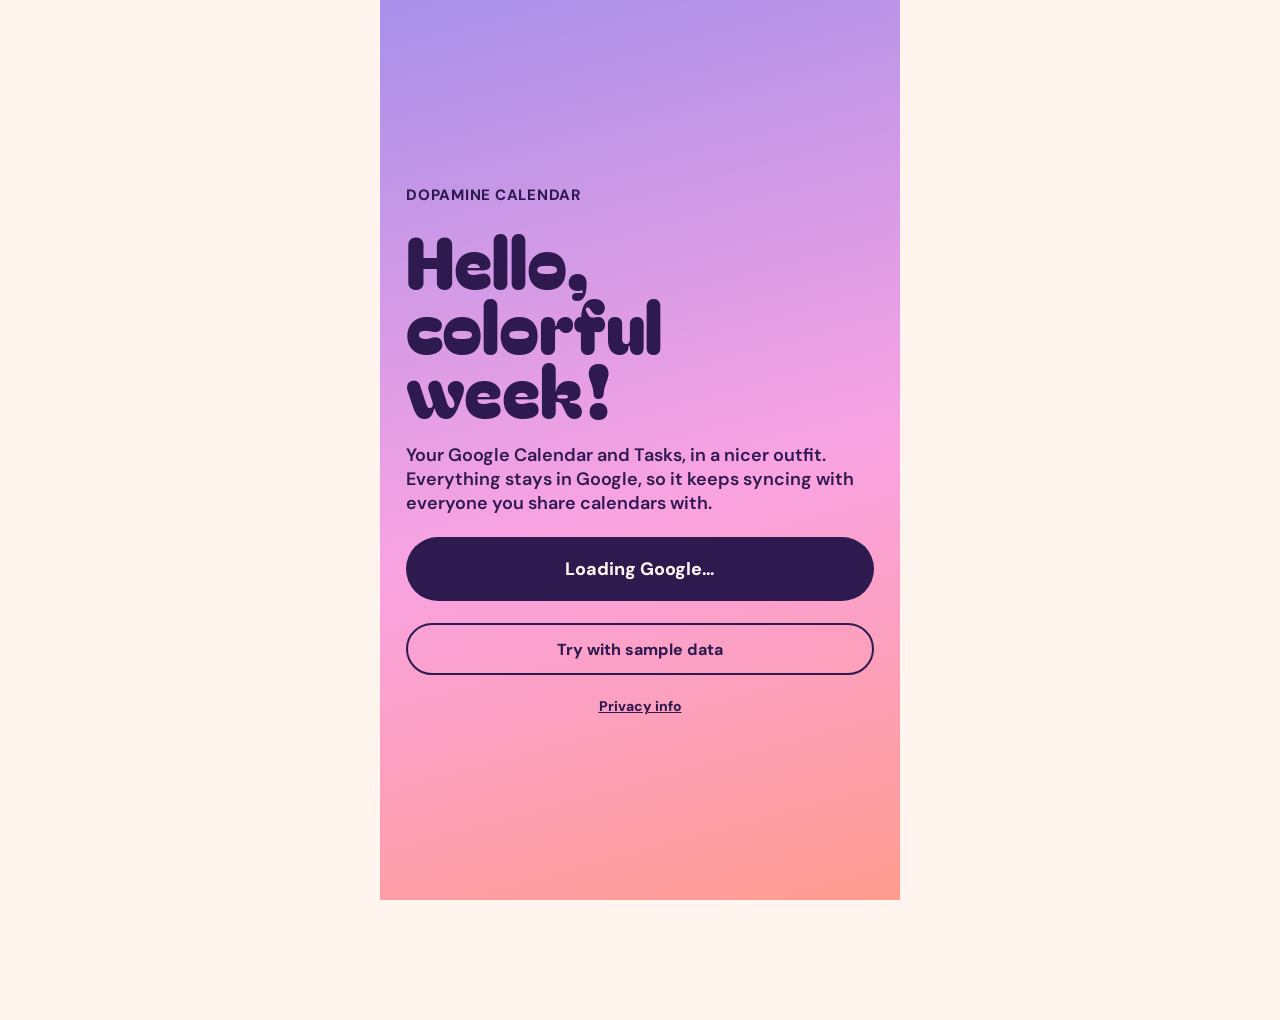
<file: index.html>
<!doctype html>
<html lang="en">
<head>
<meta charset="utf-8">
<meta name="viewport" content="width=device-width, initial-scale=1, viewport-fit=cover">
<title>Dopamine Calendar</title>
<meta name="theme-color" content="#FF8FA4">
<link rel="manifest" href="manifest.webmanifest">
<link rel="icon" href="icon-192.png">
<link rel="apple-touch-icon" href="icon-192.png">
<link rel="preconnect" href="https://fonts.googleapis.com">
<link rel="preconnect" href="https://fonts.gstatic.com" crossorigin>
<link href="https://fonts.googleapis.com/css2?family=Bagel+Fat+One&family=DM+Sans:wght@400;600;800&display=swap" rel="stylesheet">
<link rel="stylesheet" href="styles.css">
</head>
<body data-mode="work">
<script>
/* Open dark straight away during a migraine (or from the "Migraine now" shortcut), so there's no bright flash */
try {
  var a = JSON.parse(localStorage.getItem('dc.attack') || 'null');
  if ((a && a.active) || /[?&]migraine/.test(location.search)) {
    var lk = JSON.parse(localStorage.getItem('dc.look') || '"dark"');
    document.body.dataset.mode = 'migraine'; document.body.dataset.look = lk;
    document.querySelector('meta[name="theme-color"]').content = lk === 'pastel' ? '#C4C2E6' : '#16151F';
  }
} catch (e) {}
</script>
<main id="app" aria-live="polite"></main>
<div id="sheet-root"></div>
<div id="toast" role="status"></div>
<script src="parser.js"></script>
<script src="config.js"></script>
<script src="app.js"></script>
<script async defer src="https://accounts.google.com/gsi/client" onload="window.DC && DC.gisLoaded()"></script>
</body>
</html>
</file>
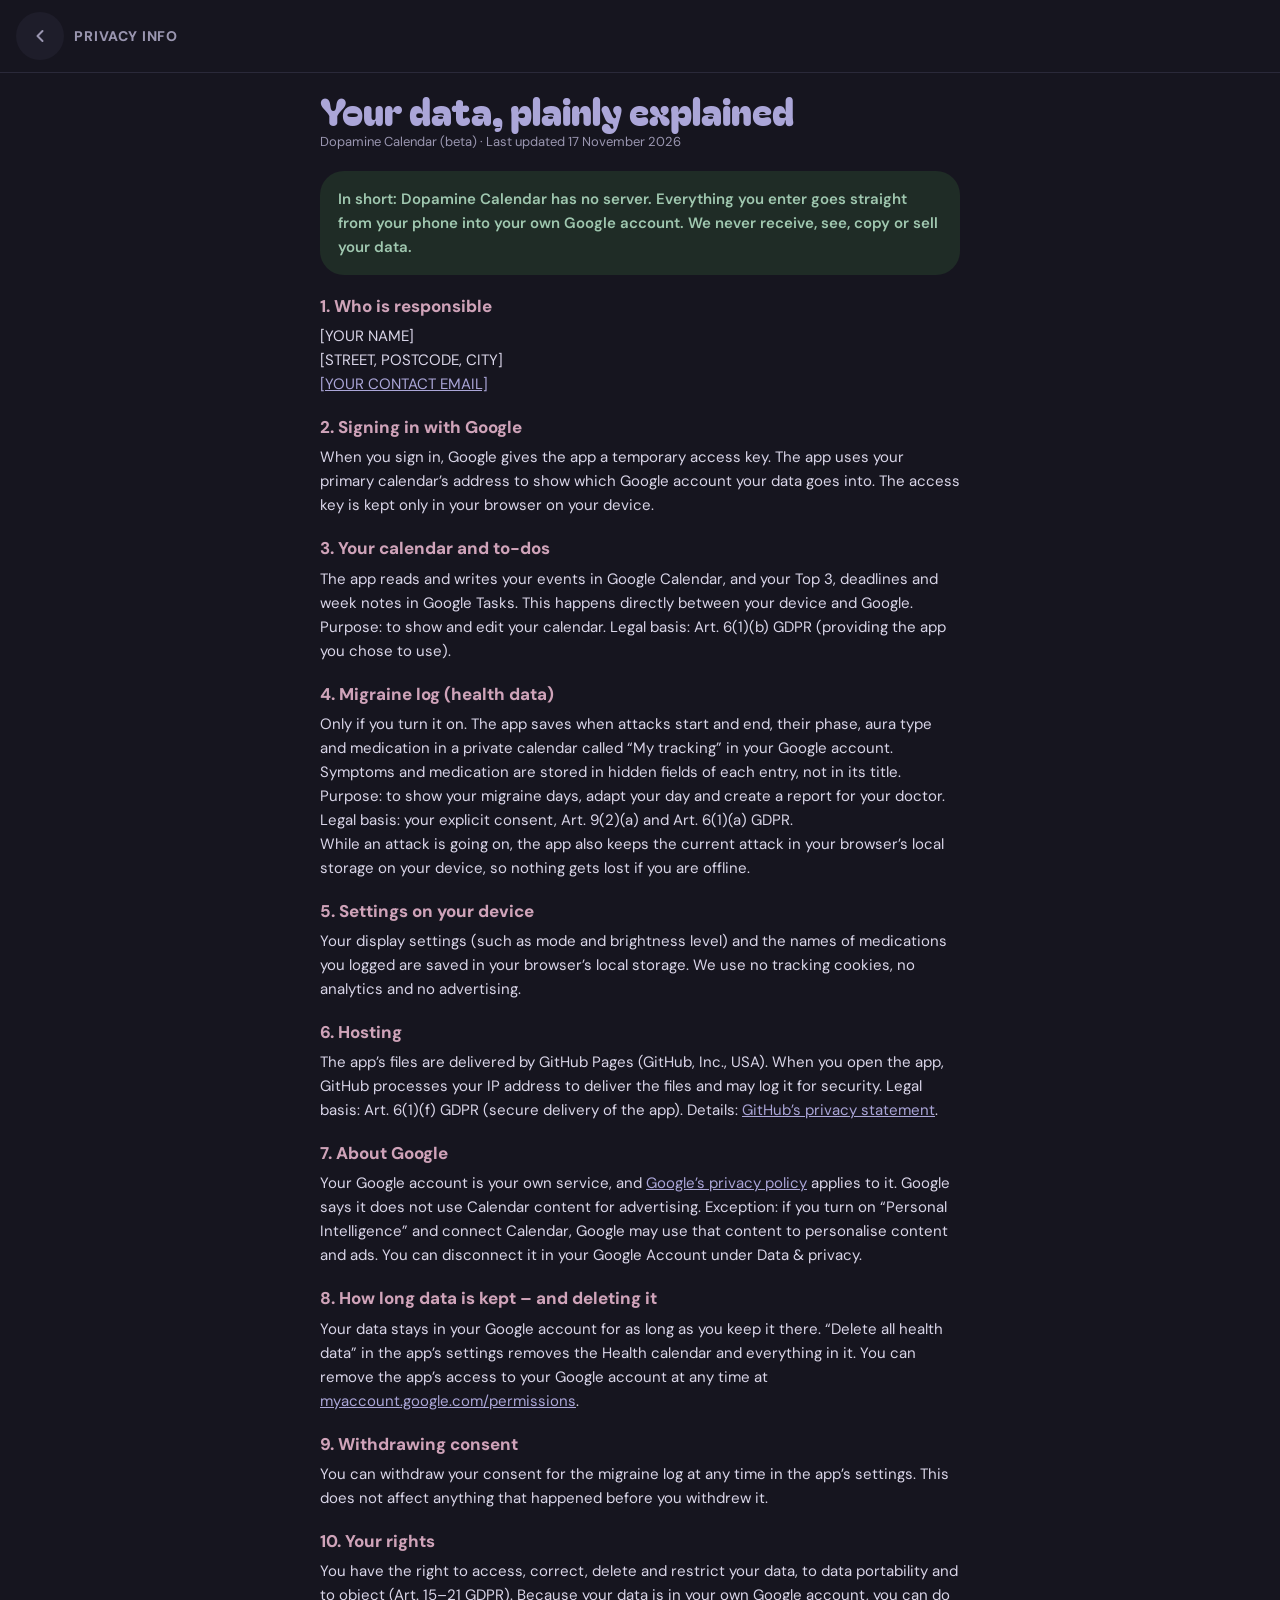
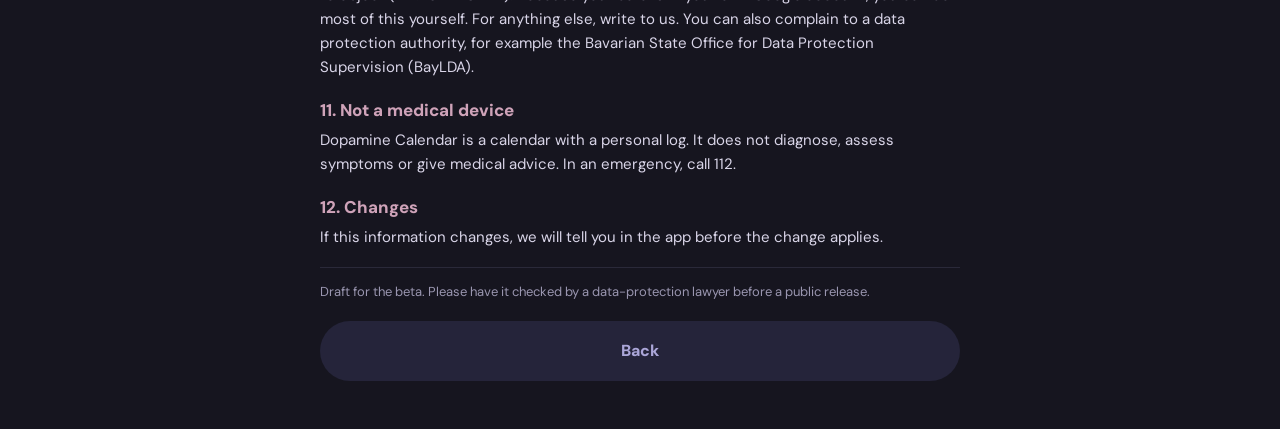
<file: privacy.html>
<!doctype html>
<html lang="en">
<head>
<meta charset="utf-8">
<meta name="viewport" content="width=device-width, initial-scale=1, viewport-fit=cover">
<title>Privacy info · Dopamine Calendar</title>
<meta name="theme-color" content="#16151F">
<link rel="icon" href="icon-192.png">
<link rel="preconnect" href="https://fonts.googleapis.com">
<link rel="preconnect" href="https://fonts.gstatic.com" crossorigin>
<link href="https://fonts.googleapis.com/css2?family=Bagel+Fat+One&family=DM+Sans:wght@400;600;800&display=swap" rel="stylesheet">
<style>
  body { margin: 0; background: #16151F; color: #D9D5E8; font-family: 'DM Sans', system-ui, sans-serif; font-size: 15px; line-height: 1.6; }
  a { color: #ABA6D8; }
  .top { position: sticky; top: 0; background: #16151F; border-bottom: 1px solid #2A2939; padding: calc(12px + env(safe-area-inset-top)) 16px 12px; display: flex; align-items: center; gap: 10px; }
  .back { width: 48px; height: 48px; border-radius: 24px; background: #1E1D2A; color: #9A96B0; display: inline-flex; align-items: center; justify-content: center; text-decoration: none; }
  .label { font-size: 14px; font-weight: 800; letter-spacing: .06em; color: #9A96B0; }
  main { max-width: 640px; margin: 0 auto; padding: 18px 22px 48px; display: flex; flex-direction: column; gap: 18px; }
  h1 { margin: 0; font-family: 'Bagel Fat One', sans-serif; font-weight: 400; font-size: 38px; line-height: 1; color: #ABA6D8; }
  .date { font-size: 13px; color: #9A96B0; }
  .short { background: #1F2C26; color: #9FC7AF; border-radius: 24px; padding: 16px 18px; font-weight: 600; }
  h2 { margin: 0 0 4px; font-size: 17px; font-weight: 800; color: #CFA3B9; }
  p { margin: 0; }
  .note { font-size: 13px; color: #9A96B0; border-top: 1px solid #2A2939; padding-top: 14px; }
  .btn { height: 60px; border-radius: 30px; background: #25243A; color: #ABA6D8; display: flex; align-items: center; justify-content: center; text-decoration: none; font-size: 16px; font-weight: 800; }
</style>
</head>
<body>
<div class="top">
  <a class="back" href="./" aria-label="Back" onclick="if (document.referrer.indexOf(location.origin) === 0) { history.back(); return false; }"><svg width="20" height="20" viewBox="0 0 24 24" fill="none" stroke="currentColor" stroke-width="2.4" stroke-linecap="round" stroke-linejoin="round" aria-hidden="true"><path d="M15 6l-6 6 6 6"/></svg></a>
  <span class="label">PRIVACY INFO</span>
</div>
<main>
  <div>
    <h1>Your data, plainly explained</h1>
    <span class="date">Dopamine Calendar (beta) · Last updated 17 November 2026</span>
  </div>

  <div class="short">In short: Dopamine Calendar has no server. Everything you enter goes straight from your phone into your own Google account. We never receive, see, copy or sell your data.</div>

  <section>
    <h2>1. Who is responsible</h2>
    <p>[YOUR NAME]<br>[STREET, POSTCODE, CITY]<br><a href="mailto:[YOUR CONTACT EMAIL]">[YOUR CONTACT EMAIL]</a></p>
  </section>

  <section>
    <h2>2. Signing in with Google</h2>
    <p>When you sign in, Google gives the app a temporary access key. The app uses your primary calendar’s address to show which Google account your data goes into. The access key is kept only in your browser on your device.</p>
  </section>

  <section>
    <h2>3. Your calendar and to-dos</h2>
    <p>The app reads and writes your events in Google Calendar, and your Top 3, deadlines and week notes in Google Tasks. This happens directly between your device and Google. Purpose: to show and edit your calendar. Legal basis: Art. 6(1)(b) GDPR (providing the app you chose to use).</p>
  </section>

  <section>
    <h2>4. Migraine log (health data)</h2>
    <p>Only if you turn it on. The app saves when attacks start and end, their phase, aura type and medication in a private calendar called “My tracking” in your Google account. Symptoms and medication are stored in hidden fields of each entry, not in its title. Purpose: to show your migraine days, adapt your day and create a report for your doctor. Legal basis: your explicit consent, Art. 9(2)(a) and Art. 6(1)(a) GDPR.</p>
    <p>While an attack is going on, the app also keeps the current attack in your browser’s local storage on your device, so nothing gets lost if you are offline.</p>
  </section>

  <section>
    <h2>5. Settings on your device</h2>
    <p>Your display settings (such as mode and brightness level) and the names of medications you logged are saved in your browser’s local storage. We use no tracking cookies, no analytics and no advertising.</p>
  </section>

  <section>
    <h2>6. Hosting</h2>
    <p>The app’s files are delivered by GitHub Pages (GitHub, Inc., USA). When you open the app, GitHub processes your IP address to deliver the files and may log it for security. Legal basis: Art. 6(1)(f) GDPR (secure delivery of the app). Details: <a href="https://docs.github.com/en/site-policy/privacy-policies/github-general-privacy-statement">GitHub’s privacy statement</a>.</p>
  </section>

  <section>
    <h2>7. About Google</h2>
    <p>Your Google account is your own service, and <a href="https://policies.google.com/privacy">Google’s privacy policy</a> applies to it. Google says it does not use Calendar content for advertising. Exception: if you turn on “Personal Intelligence” and connect Calendar, Google may use that content to personalise content and ads. You can disconnect it in your Google Account under Data &amp; privacy.</p>
  </section>

  <section>
    <h2>8. How long data is kept – and deleting it</h2>
    <p>Your data stays in your Google account for as long as you keep it there. “Delete all health data” in the app’s settings removes the Health calendar and everything in it. You can remove the app’s access to your Google account at any time at <a href="https://myaccount.google.com/permissions">myaccount.google.com/permissions</a>.</p>
  </section>

  <section>
    <h2>9. Withdrawing consent</h2>
    <p>You can withdraw your consent for the migraine log at any time in the app’s settings. This does not affect anything that happened before you withdrew it.</p>
  </section>

  <section>
    <h2>10. Your rights</h2>
    <p>You have the right to access, correct, delete and restrict your data, to data portability and to object (Art. 15–21 GDPR). Because your data is in your own Google account, you can do most of this yourself. For anything else, write to us. You can also complain to a data protection authority, for example the Bavarian State Office for Data Protection Supervision (BayLDA).</p>
  </section>

  <section>
    <h2>11. Not a medical device</h2>
    <p>Dopamine Calendar is a calendar with a personal log. It does not diagnose, assess symptoms or give medical advice. In an emergency, call 112.</p>
  </section>

  <section>
    <h2>12. Changes</h2>
    <p>If this information changes, we will tell you in the app before the change applies.</p>
  </section>

  <p class="note">Draft for the beta. Please have it checked by a data-protection lawyer before a public release.</p>
  <a class="btn" href="./" onclick="if (document.referrer.indexOf(location.origin) === 0) { history.back(); return false; }">Back</a>
</main>
</body>
</html>
</file>
<file: styles.css>
/* ---------- Themes ---------- */
body[data-mode="work"] {
  --bg: #FFE6E2; --ink: #3A1712; --hero: #FF8FA4; --hero-ink: #3A1712;
  --accent: #F7965E; --accent-strong: #E26A3A; --card: #FFF8F4; --line: #FFE0DA;
  --prio: #FF8FA4; --notes: #FFCB98; --toggle-bg: #3A1712; --toggle-off: #FFE6E2;
  --chip-off: rgba(255,255,255,0.35); --fab: #F7965E; --shadow: 0 6px 0 #3A1712;
  --t0: #FFB3B8; --t1: #FFCB98; --t2: #FF9FB0; --t3: #FFD3D3;
  --d0: #E26A3A; --d1: #FF7E96; --d2: #FFA9B6; --d3: #FFC9CF;
  --star: #F7965E;
}
/* Migraine: "dark pastel". Dark surfaces, dimmed pastel accents, no white, no motion.
   Also used by the consent screen and privacy page. A light "pastel" look can be picked instead. */
body[data-mode="migraine"], body[data-screen="consent"], .darkzone {
  --bg: #16151F; --ink: #D9D5E8; --muted: #9A96B0; --hero: #1E1D2A; --hero-ink: #D9D5E8;
  --accent: #25243A; --accent-strong: #ABA6D8; --card: #1E1D2A; --line: #2A2939;
  --prio: #1F2C26; --notes: #1D2930; --toggle-bg: #25243A; --toggle-off: #9A96B0;
  --chip-off: rgba(255,255,255,0.05); --fab: #25243A; --shadow: none;
  --t0: #25243A; --t1: #1F2C26; --t2: #2D2230; --t3: #1D2930;
  --d0: #CFA3B9; --d1: #ABA6D8; --d2: #97BCCF; --d3: #9FC7AF;
  --star: transparent;
  --sage: #9FC7AF; --sage-bg: #1F2C26; --lav: #ABA6D8; --lav-bg: #25243A;
  --rose: #CFA3B9; --rose-bg: #2D2230; --blue: #97BCCF; --blue-bg: #1D2930; --edge: #3A384C;
}
/* Migraine "pastel": the soft, light iridescent look from version 1 */
body[data-mode="migraine"][data-look="pastel"] {
  --bg: #F5F3FA; --ink: #3E3D5C; --muted: #6B6987; --hero: linear-gradient(135deg, #BFE4F2 0%, #F4EBB8 30%, #F3CBE2 55%, #C4C2E6 78%, #C7EFE8 100%); --hero-ink: #3E3D5C;
  --accent: #FFFFFF; --accent-strong: #6E6CA0; --card: #FFFFFF; --line: #EEECF6;
  --prio: #E3E2F3; --notes: #DDEFF7; --toggle-bg: rgba(255,255,255,0.55); --toggle-off: #3E3D5C;
  --chip-off: rgba(255,255,255,0.45); --fab: #C4C2E6; --shadow: none;
  --t0: #DDEFF7; --t1: #F7F1D2; --t2: #F6E0EC; --t3: #E3E2F3;
  --d0: #8E8BC9; --d1: #A6A3D6; --d2: #C2C0E6; --d3: #DAD9F0;
  --star: transparent;
  --sage: #3F6B55; --sage-bg: #DDF1E6; --lav: #4E4B86; --lav-bg: #E3E2F3;
  --rose: #8A4A6B; --rose-bg: #F6E0EC; --blue: #35617A; --blue-bg: #DDEFF7; --edge: #D8D5EA;
}
body[data-mode="migraine"][data-look="pastel"] .mig { background: linear-gradient(160deg, #DFF0F7 0%, #F8F3DA 28%, #F7E2EE 55%, #E6E4F5 80%, #E0F5F1 100%) top / 100% 360px no-repeat; }
body[data-mode="migraine"][data-look="pastel"] .sheet-backdrop { background: rgba(62,61,92,.25); }
body[data-mode="weekend"] {
  --bg: #FFF4EE; --ink: #2E1A4F; --hero: linear-gradient(165deg, #A790EA 0%, #F9A3E2 55%, #FF9C8F 100%); --hero-ink: #2E1A4F;
  --accent: #FFD68B; --accent-strong: #D9541A; --card: #FFFFFF; --line: #F5E8F2;
  --prio: #CCF2F1; --notes: #C9BDF4; --toggle-bg: #2E1A4F; --toggle-off: #FFF4EE;
  --chip-off: rgba(255,255,255,0.3); --fab: #F16925; --shadow: 0 6px 0 #2E1A4F;
  --t0: #CCF2F1; --t1: #FFD68B; --t2: #F9A3E2; --t3: #C9BDF4;
  --d0: #F16925; --d1: #FF9C8F; --d2: #FFD68B; --d3: #CCF2F1;
  --star: transparent;
}

/* ---------- Base ---------- */
* { box-sizing: border-box; }
html, body { margin: 0; }
body {
  background: var(--bg); color: var(--ink);
  font-family: 'DM Sans', system-ui, sans-serif; font-size: 16px;
  -webkit-tap-highlight-color: transparent;
  transition: background .3s;
}
button, input { font-family: inherit; color: inherit; }
button { cursor: pointer; }
.display { font-family: 'Bagel Fat One', 'DM Sans', sans-serif; font-weight: 400; }
#app { max-width: 520px; margin: 0 auto; min-height: 100vh; padding-bottom: 120px; position: relative; }
.sr { position: absolute; width: 1px; height: 1px; overflow: hidden; clip: rect(0 0 0 0); }

/* ---------- Hero ---------- */
.hero {
  background: var(--hero); color: var(--hero-ink);
  border-radius: 0 0 44px 44px; padding: calc(28px + env(safe-area-inset-top)) 22px 24px;
  display: flex; flex-direction: column; gap: 16px; position: relative;
}
.hero .star { position: absolute; right: 26px; top: calc(96px + env(safe-area-inset-top)); width: 64px; height: 64px; pointer-events: none; }
.hero .star path { fill: var(--star); }
.topbar { display: flex; justify-content: space-between; align-items: center; gap: 8px; }
.eyebrow { font-weight: 800; font-size: 15px; letter-spacing: .05em; text-transform: uppercase; }
.hero h1 { margin: 0; font-size: 70px; line-height: .9; white-space: pre-line; position: relative; }
.hero h1.small { font-size: 60px; }
.pill {
  height: 46px; padding: 0 16px 0 12px; border-radius: 23px; border: none;
  background: var(--accent); color: var(--hero-ink); display: inline-flex; align-items: center; gap: 8px;
  font-size: 15px; font-weight: 800;
}
.icon-btn {
  width: 46px; height: 46px; border-radius: 23px; border: none; background: var(--chip-off);
  display: inline-flex; align-items: center; justify-content: center; color: var(--hero-ink);
}
.days { display: grid; grid-template-columns: repeat(7, minmax(0, 1fr)); gap: 6px; }
.day {
  height: 62px; border: none; border-radius: 22px; background: var(--chip-off); color: var(--hero-ink);
  display: flex; flex-direction: column; align-items: center; justify-content: center; gap: 2px; position: relative;
}
.day.on { background: var(--accent); }
.day .l { font-size: 12px; font-weight: 600; }
.day .n { font-size: 19px; font-weight: 800; }
.day.today .n { text-decoration: underline; text-decoration-thickness: 3px; text-underline-offset: 3px; }
.weeknav { display: flex; gap: 8px; }
.toggle { display: grid; grid-template-columns: 1fr 1fr; gap: 6px; background: var(--toggle-bg); padding: 5px; border-radius: 26px; }
.toggle button { height: 46px; border: none; border-radius: 22px; background: transparent; color: var(--toggle-off); font-size: 16px; font-weight: 800; }
.toggle button.on { background: var(--accent); color: var(--hero-ink); }

/* ---------- Content ---------- */
.content { padding: 20px 16px 0; display: flex; flex-direction: column; gap: 14px; }
.event {
  border-radius: 28px; padding: 18px 20px; display: flex; gap: 16px; align-items: flex-start;
  background: var(--t0); border: none; text-align: left; width: 100%;
}
.event:nth-child(4n+2) { background: var(--t1); }
.event:nth-child(4n+3) { background: var(--t2); }
.event:nth-child(4n+4) { background: var(--t3); }
.event .time { display: flex; flex-direction: column; gap: 2px; min-width: 64px; }
.event .time b { font-size: 20px; }
.event .time span { font-size: 14px; opacity: .8; }
.event .what { display: flex; flex-direction: column; gap: 4px; min-width: 0; }
.event .what b { font-size: 21px; line-height: 1.15; overflow-wrap: anywhere; }
.event .what span { font-size: 14px; font-weight: 600; opacity: .85; }
.allday { display: flex; flex-wrap: wrap; gap: 8px; }
.tag { font-size: 15px; font-weight: 800; padding: 8px 14px; border-radius: 16px; background: var(--t1); }
.empty { text-align: center; padding: 40px 10px; font-size: 18px; font-weight: 600; opacity: .8; }
.empty .display { display: block; font-size: 36px; opacity: 1; margin-bottom: 6px; }

.card { background: var(--card); border-radius: 30px; padding: 20px; display: flex; flex-direction: column; gap: 10px; }
.card h2 { margin: 0; font-size: 32px; }
.card .sub { font-size: 14px; font-weight: 600; margin-top: -6px; }
.card-head { display: flex; justify-content: space-between; align-items: baseline; gap: 8px; }
.card-head .count { font-weight: 800; font-size: 15px; }
.daylist { padding: 6px 16px; gap: 0; }
.dayrow { display: flex; align-items: center; overflow: hidden; gap: 10px; min-height: 52px; padding: 5px 0; border: none; border-bottom: 2px solid var(--line); background: none; text-align: left; width: 100%; }
.dayrow:last-child { border-bottom: none; }
.dayrow .dn { width: 56px; display: flex; flex-direction: column; flex-shrink: 0; }
.dayrow .dn .display { font-size: 22px; }
.dayrow.today .dn .display { color: var(--accent-strong); }
.dayrow .dn span:last-child { font-size: 13px; font-weight: 600; }
.dayrow .pills { display: flex; flex-wrap: wrap; gap: 6px; flex: 1; min-width: 0; }
/* Long event names wrap onto the next line and always stay inside their day */
.mini { font-size: 14px; font-weight: 800; padding: 6px 12px; border-radius: 14px; background: var(--t0); max-width: 100%; min-width: 0; white-space: normal; overflow-wrap: anywhere; line-height: 1.25; }
.mini:nth-child(4n+2) { background: var(--t1); }
.mini:nth-child(4n+3) { background: var(--t2); }
.mini:nth-child(4n+4) { background: var(--t3); }

.prio-card { background: var(--prio); }
.prio { display: flex; align-items: center; gap: 14px; background: var(--card); border-radius: 22px; padding: 10px 14px; min-height: 56px; }
.prio .num { font-size: 34px; line-height: 1; color: var(--accent-strong); width: 24px; text-align: center; }
.prio .t { font-size: 18px; font-weight: 800; flex: 1; overflow-wrap: anywhere; }
.check { width: 44px; height: 44px; border-radius: 22px; border: 2.5px solid var(--ink); background: transparent; display: inline-flex; align-items: center; justify-content: center; flex-shrink: 0; }
.check svg { opacity: 0; }
.check:hover svg, .check:focus-visible svg { opacity: .5; }
.check.done { background: var(--ink); }
.check.done svg { opacity: 1; stroke: var(--card); }

.urgent { display: flex; align-items: center; gap: 12px; min-height: 64px; border-top: 2px solid var(--line); padding: 6px 0; }
.urgent .blobwrap { width: 62px; height: 62px; display: flex; align-items: center; justify-content: center; flex-shrink: 0; }
.urgent .blob { border-radius: 58% 42% 55% 45% / 52% 60% 40% 48%; }
.urgent .info { display: flex; flex-direction: column; gap: 2px; flex: 1; min-width: 0; }
.urgent .info b { line-height: 1.15; overflow-wrap: anywhere; }
.urgent .info span { font-size: 14px; font-weight: 600; }
.urgent.overdue .info span { color: var(--accent-strong); font-weight: 800; }

.notes-card { background: var(--notes); }
.note { display: flex; align-items: center; gap: 12px; min-height: 48px; font-size: 18px; font-weight: 600; }
.note .t { flex: 1; overflow-wrap: anywhere; }
.note .check { width: 36px; height: 36px; }

.add-line {
  height: 48px; border-radius: 24px; border: 2.5px dashed var(--ink); background: transparent;
  font-size: 16px; font-weight: 800; color: var(--ink);
}
.add-line:disabled { opacity: .55; cursor: default; }
.hint { font-size: 14px; font-weight: 600; text-align: center; }

/* ---------- Bottom bar ---------- */
.bottombar {
  position: fixed; left: 50%; transform: translateX(-50%); bottom: calc(16px + env(safe-area-inset-bottom));
  display: flex; align-items: center; gap: 10px; z-index: 5;
}
.navseg { display: flex; gap: 4px; background: var(--ink); padding: 5px; border-radius: 30px; box-shadow: 0 8px 24px rgba(0,0,0,.18); }
.navseg button { height: 50px; padding: 0 20px; border-radius: 25px; border: none; background: transparent; color: var(--bg); font-size: 16px; font-weight: 800; }
.navseg button.on { background: var(--bg); color: var(--ink); }
.fab {
  width: 66px; height: 66px; border-radius: 33px; border: none; background: var(--fab);
  display: inline-flex; align-items: center; justify-content: center; box-shadow: var(--shadow); color: var(--ink);
}

/* ---------- Sheets ---------- */
.sheet-backdrop { position: fixed; inset: 0; background: rgba(20,10,30,.35); z-index: 10; display: flex; align-items: flex-end; justify-content: center; }
.sheet {
  width: 100%; max-width: 520px; max-height: 100%; overflow: auto;
  background: var(--sheet-bg, #FF8FA4); color: var(--ink);
  border-radius: 36px 36px 0 0; padding: 22px 20px calc(24px + env(safe-area-inset-bottom));
  display: flex; flex-direction: column; gap: 16px; animation: up .22s ease-out;
}
body[data-mode="weekend"] .sheet { --sheet-bg: #F9A3E2; }
@keyframes up { from { transform: translateY(40px); opacity: 0; } to { transform: none; opacity: 1; } }
body[data-mode="migraine"] .sheet { animation: none; }
.sheet-top { display: flex; justify-content: space-between; align-items: center; }
.sheet h2 { margin: 0; font-size: 52px; line-height: .92; }
.field { background: var(--card); border-radius: 26px; padding: 14px 18px; display: flex; flex-direction: column; gap: 4px; }
.field.when { background: #FFE27A; }
.field label { font-size: 13px; font-weight: 800; letter-spacing: .05em; }
.field input { border: none; background: transparent; font-size: 24px; font-weight: 800; padding: 4px 0; outline: none; width: 100%; }
.field input::placeholder { color: var(--ink); opacity: .45; }
.parsed { display: inline-flex; align-self: flex-start; align-items: center; gap: 8px; border-radius: 14px; padding: 8px 12px; font-weight: 800; font-size: 15px; background: var(--ink); color: #FFE27A; margin-top: 4px; }
.parsed.bad { background: transparent; color: var(--ink); border: 2px dashed var(--ink); font-weight: 600; }
.chips { display: flex; flex-wrap: wrap; gap: 8px; }
.chip { height: 44px; padding: 0 16px; border-radius: 22px; border: 2.5px solid var(--ink); background: var(--card); font-size: 15px; font-weight: 800; }
.chip.on { background: var(--ink); color: var(--card); }
.section-label { font-size: 13px; font-weight: 800; letter-spacing: .05em; }
.colors { display: flex; gap: 10px; }
.swatch { width: 44px; height: 44px; border-radius: 22px; border: 2.5px solid var(--ink); }
.swatch.on { outline: 3px solid var(--ink); outline-offset: 3px; }
.save {
  height: 68px; border-radius: 34px; border: none; background: var(--ink); color: #FFE27A;
  font-family: 'Bagel Fat One', sans-serif; font-size: 28px; box-shadow: none; margin-top: 4px;
}
.save:disabled { opacity: .4; }
.modes { display: flex; flex-direction: column; gap: 10px; }
.mode-opt { min-height: 64px; border-radius: 22px; border: 2.5px solid var(--ink); background: var(--card); text-align: left; padding: 10px 16px; display: flex; flex-direction: column; gap: 2px; }
.mode-opt b { font-size: 18px; }
.mode-opt span { font-size: 14px; font-weight: 600; }
.mode-opt.on { background: var(--ink); color: var(--card); }
.danger { background: transparent; border: none; text-decoration: underline; font-weight: 800; font-size: 15px; padding: 10px; color: var(--ink); }

/* ---------- Sign in ---------- */
.signin { min-height: 100vh; display: flex; flex-direction: column; justify-content: center; gap: 22px; padding: 32px 26px; background: var(--hero); }
.signin h1 { margin: 0; font-size: 72px; line-height: .9; }
.signin p { font-size: 18px; font-weight: 600; margin: 0; }
.big-btn { height: 64px; border-radius: 32px; border: none; background: var(--ink); color: var(--bg); font-size: 18px; font-weight: 800; }
.ghost-btn { height: 52px; border-radius: 26px; border: 2.5px solid var(--ink); background: transparent; font-size: 16px; font-weight: 800; }
.err { background: var(--card); border-radius: 18px; padding: 12px 14px; font-weight: 600; }

#toast { position: fixed; left: 50%; bottom: calc(100px + env(safe-area-inset-bottom)); transform: translateX(-50%) translateY(20px); background: var(--ink); color: var(--bg); padding: 12px 18px; border-radius: 18px; font-weight: 800; opacity: 0; pointer-events: none; transition: all .2s; z-index: 20; max-width: 90vw; }
#toast.show { opacity: 1; transform: translateX(-50%); }
.loading { opacity: .6; }
:focus-visible { outline: 3px solid var(--ink); outline-offset: 2px; }

/* ---------- Migraine mode: keep every surface dark ---------- */
body[data-mode="migraine"] { --mig-glow: #25243A; transition: none; }
body[data-mode="work"] { --mig-glow: #D4CFF5; }
body[data-mode="weekend"] { --mig-glow: #B9A6F0; }
body[data-mode="migraine"] *, body[data-screen="consent"] * { animation: none !important; transition: none !important; }
body[data-mode="migraine"] .sheet, body[data-screen="consent"] .sheet { --sheet-bg: var(--bg); border-top: 1px solid var(--line); }
body[data-mode="migraine"] .sheet-backdrop { background: rgba(0,0,0,.55); }
body[data-mode="migraine"] .navseg { background: var(--card); box-shadow: none; border: 1px solid var(--line); }
body[data-mode="migraine"] .navseg button { color: var(--muted); }
body[data-mode="migraine"] .navseg button.on { background: var(--lav-bg); color: var(--lav); }
body[data-mode="migraine"] .save, body[data-mode="migraine"] .big-btn { background: var(--sage-bg); color: var(--sage); font-family: 'DM Sans', sans-serif; font-weight: 800; font-size: 18px; }
body[data-mode="migraine"] .parsed { background: var(--lav-bg); color: var(--lav); }
body[data-mode="migraine"] .field.when { background: var(--lav-bg); }
body[data-mode="migraine"] .chip { border-color: var(--edge); background: var(--card); }
body[data-mode="migraine"] .chip.on, body[data-mode="migraine"] .mode-opt.on { background: var(--lav-bg); color: var(--lav); border-color: var(--lav); }
body[data-mode="migraine"] .mode-opt { border-color: var(--edge); }
body[data-mode="migraine"] .check { border-color: var(--muted); }
body[data-mode="migraine"] .check.done { background: var(--sage-bg); border-color: var(--sage); }
body[data-mode="migraine"] .check.done svg { stroke: var(--sage); }
body[data-mode="migraine"] .add-line { border-color: var(--edge); color: var(--muted); }
body[data-mode="migraine"] .pill { background: var(--lav-bg); color: var(--lav); }
body[data-mode="migraine"] .day.on { background: var(--lav-bg); color: var(--lav); }
body[data-mode="migraine"] .dayrow.today .dn .display { color: var(--lav); }
body[data-mode="migraine"] #toast, body[data-screen="consent"] #toast { background: var(--lav-bg); color: var(--ink); border: 1px solid var(--edge); }
body[data-mode="migraine"] .signin h1 { color: var(--lav); }

/* ---------- Shortcut 2: hold the date ---------- */
.holdable { user-select: none; -webkit-user-select: none; -webkit-touch-callout: none; touch-action: manipulation; cursor: pointer;
  border-radius: 28px; margin-left: -12px; margin-right: -12px; padding: 6px 12px; align-self: flex-start;
  transition: background .8s ease, box-shadow .8s ease; }
.holdable.holding { background: var(--mig-glow); box-shadow: 0 0 0 8px var(--mig-glow); }
.hold-hint { margin: -4px 0 0; display: inline-flex; align-items: center; gap: 8px; align-self: flex-start;
  background: rgba(255,255,255,.55); border-radius: 16px; padding: 8px 12px; font-size: 13px; font-weight: 800; }
.hold-hint svg { width: 16px; height: 16px; }

/* ---------- Toast with an action ---------- */
#toast { display: flex; align-items: center; gap: 14px; width: max-content; }
.sheet > * { flex-shrink: 0; }
#toast.has-action { pointer-events: auto; }
#toast button { border: none; background: transparent; color: inherit; font-weight: 800; font-size: 15px; text-decoration: underline; padding: 6px 4px; min-height: 36px; }

/* ---------- "Just one thing" (day view during a migraine) ---------- */
.mig { padding: calc(28px + env(safe-area-inset-top)) 20px 20px; display: flex; flex-direction: column; gap: 16px; }
.mig-top { display: flex; justify-content: space-between; align-items: center; gap: 10px; }
.mig-label { display: inline-flex; align-items: center; gap: 10px; color: var(--lav); font-weight: 800; font-size: 14px; letter-spacing: .06em; }
.mig-end { height: 48px; padding: 0 18px; border-radius: 24px; border: none; background: var(--lav-bg); color: var(--lav); font-size: 15px; font-weight: 800; }
.mig-status { font-size: 14px; font-weight: 600; color: var(--muted); margin-top: -8px; }
.mig-title { margin: 0; font-size: 56px; line-height: .95; color: var(--sage); }
.mig-one { background: var(--sage-bg); border-radius: 28px; padding: 20px; display: flex; gap: 16px; align-items: center; }
.mig-one .check { width: 52px; height: 52px; border-radius: 26px; border: 2.5px solid var(--sage); }
.mig-one-t { display: flex; flex-direction: column; gap: 4px; min-width: 0; }
.mig-one-t b { font-size: 24px; line-height: 1.15; overflow-wrap: anywhere; }
.mig-k { font-size: 12px; font-weight: 800; letter-spacing: .06em; color: var(--sage); }
.mig-actions { display: grid; grid-template-columns: 1fr 1fr; gap: 10px; }
.mig-btn { min-height: 68px; border-radius: 34px; border: none; font-size: 16px; font-weight: 800; display: flex; align-items: center; justify-content: center; gap: 8px; padding: 0 14px; }
.mig-btn.blue { background: var(--blue-bg); color: var(--blue); }
.mig-btn.rose { background: var(--rose-bg); color: var(--rose); }
.mig-btn.sage { background: var(--sage-bg); color: var(--sage); }
.mig-btn.wide { width: 100%; height: 72px; font-size: 18px; }
.mig-now { font-size: 14px; font-weight: 800; color: var(--lav); }
.mig-section { font-size: 13px; font-weight: 800; letter-spacing: .06em; color: var(--muted); margin-top: 6px; }
.mig-row { background: var(--card); border-radius: 22px; padding: 14px 16px; display: flex; justify-content: space-between; align-items: center; gap: 12px; }
.mig-row-t { display: flex; flex-direction: column; gap: 2px; min-width: 0; }
.mig-row-t b { font-size: 17px; overflow-wrap: anywhere; }
.mig-row-t span { font-size: 13px; font-weight: 600; color: var(--muted); }
.mig-small { height: 44px; padding: 0 18px; border-radius: 22px; border: none; background: var(--lav-bg); color: var(--lav); font-size: 15px; font-weight: 800; flex-shrink: 0; }
.mig-foot { margin: 4px 0 0; font-size: 14px; line-height: 1.5; color: var(--muted); }

/* ---------- Symptom tracker & medication sheets ---------- */
.ph-title { font-size: 42px !important; color: var(--lav); }
.ph-grid { display: grid; grid-template-columns: 1fr 1fr; gap: 12px; }
.ph-tile { width: 100%; height: 138px; border-radius: 32px; border: 3px solid transparent; position: relative; font-size: 17px; font-weight: 800; display: flex; flex-direction: column; align-items: center; justify-content: center; gap: 12px; }
.ph-tile.blue { background: var(--blue-bg); color: var(--blue); }
.ph-tile.lav { background: var(--lav-bg); color: var(--lav); }
.ph-tile.rose { background: var(--rose-bg); color: var(--rose); }
.ph-tile.sage { background: var(--sage-bg); color: var(--sage); }
.ph-tile.on { border-color: currentColor; }
.ph-box { background: var(--card); border-radius: 28px; padding: 16px; display: flex; flex-direction: column; gap: 12px; }
.ph-box-h { display: flex; justify-content: space-between; align-items: baseline; gap: 8px; font-size: 13px; font-weight: 800; letter-spacing: .06em; color: var(--muted); }
.ph-box-h b { color: var(--lav); letter-spacing: 0; font-size: 15px; }
.ph-auras { display: flex; justify-content: space-between; gap: 10px; }
.ph-aura { width: 100%; height: 84px; border-radius: 30px; border: 2.5px solid transparent; background: var(--lav-bg); color: var(--lav); display: flex; flex-direction: column; align-items: center; justify-content: center; gap: 4px; font-size: 13px; font-weight: 800; position: relative; }
.ph-aura.on { border-color: var(--lav); }
.ph-share { margin: 0; font-size: 14px; line-height: 1.4; color: var(--muted); }
.med-chips .chip { height: 56px; font-size: 17px; padding: 0 20px; }
.med-list { display: flex; flex-direction: column; gap: 6px; font-size: 15px; font-weight: 600; color: var(--muted); }

/* ---------- Settings sheet extras ---------- */
.migraine-opt { background: #D4CFF5; color: #2E1A4F; border-color: #2E1A4F; }
.migraine-opt b { display: inline-flex; align-items: center; gap: 8px; }
.set-box { background: var(--card); border-radius: 22px; padding: 14px 16px; display: flex; flex-direction: column; gap: 8px; }
.set-box span { font-size: 14px; font-weight: 600; }
a.danger { display: block; text-align: center; color: var(--ink); }
.signin-privacy { text-align: center; font-weight: 800; font-size: 14px; color: inherit; }

/* ---------- Month view ---------- */
.mstats { display: grid; grid-template-columns: repeat(3, minmax(0, 1fr)); gap: 8px; }
.mstat { border-radius: 20px; padding: 12px; display: flex; flex-direction: column; gap: 2px; background: var(--card); }
.mstat b { font-size: 26px; }
.mstat span { font-size: 13px; font-weight: 600; }
body[data-mode="migraine"] .mstat.rose { background: var(--rose-bg); } body[data-mode="migraine"] .mstat.rose b { color: var(--rose); }
body[data-mode="migraine"] .mstat.lav { background: var(--lav-bg); } body[data-mode="migraine"] .mstat.lav b { color: var(--lav); }
body[data-mode="migraine"] .mstat.blue { background: var(--blue-bg); } body[data-mode="migraine"] .mstat.blue b { color: var(--blue); }
body[data-mode="migraine"] .mstat span { color: var(--muted); }
.mgrid { display: grid; grid-template-columns: repeat(7, minmax(0, 1fr)); gap: 5px; padding: 14px 10px; }
.mhead { text-align: center; font-size: 12px; font-weight: 800; padding-bottom: 2px; opacity: .7; }
.mcell { height: 56px; border-radius: 16px; border: 2px solid transparent; background: var(--card); display: flex; flex-direction: column; align-items: center; justify-content: center; gap: 4px; padding: 0; }
.mcell .mnum { font-size: 15px; font-weight: 800; }
.mcell.out { opacity: .35; }
.mcell.today { border-color: var(--ink); }
.mcell.is-mig { background: #FF9FB0; }
.mcell.is-rec { background: #B9F0D3; }
body[data-mode="weekend"] .mcell.is-mig { background: #F9A3E2; }
body[data-mode="weekend"] .mcell.is-rec { background: #CCF2F1; }
body[data-mode="migraine"] .mcell { background: var(--card); color: var(--muted); }
body[data-mode="migraine"] .mcell.is-mig { background: var(--rose-bg); color: var(--rose); }
body[data-mode="migraine"] .mcell.is-rec { background: var(--sage-bg); color: var(--sage); }
.mdots { display: flex; gap: 3px; align-items: center; height: 7px; }
.mdots i { display: block; height: 7px; border-radius: 4px; }
.edot.n0 { width: 0; }
.edot.n1 { width: 7px; background: var(--ink); opacity: .45; }
.edot.n2 { width: 13px; background: var(--ink); opacity: .45; }
.edot.n3 { width: 19px; background: var(--ink); opacity: .45; }
.adot { width: 7px; background: #6E5BC8; }
body[data-mode="migraine"] .adot { background: var(--lav); }
.mlegend { display: flex; flex-wrap: wrap; gap: 8px 14px; font-size: 13px; font-weight: 600; padding: 0 4px; }
.mlegend span { display: inline-flex; align-items: center; gap: 6px; }
.lg { display: inline-block; width: 12px; height: 12px; border-radius: 4px; }
.lg.is-mig { background: #FF9FB0; } .lg.is-rec { background: #B9F0D3; }
.lg.aura { width: 8px; height: 8px; background: #6E5BC8; } .lg.ev { width: 13px; height: 7px; background: var(--ink); opacity: .45; }
body[data-mode="weekend"] .lg.is-mig { background: #F9A3E2; } body[data-mode="weekend"] .lg.is-rec { background: #CCF2F1; }
body[data-mode="migraine"] .lg.is-mig { background: var(--rose-bg); border: 1.5px solid var(--rose); }
body[data-mode="migraine"] .lg.is-rec { background: var(--sage-bg); border: 1.5px solid var(--sage); }
body[data-mode="migraine"] .lg.aura { background: var(--lav); }
body[data-mode="migraine"] .mlegend { color: var(--muted); }

/* ---------- Consent screen (always dark, scrolls with the page) ---------- */
body[data-screen="consent"] { background: var(--bg); color: var(--ink); }
.consent { padding: calc(24px + env(safe-area-inset-top)) 20px 40px; display: flex; flex-direction: column; gap: 14px; max-width: 520px; margin: 0 auto; }
.consent p { margin: 0; font-size: 15px; line-height: 1.55; }
.c-top { position: sticky; top: 0; z-index: 2; display: flex; align-items: center; gap: 12px; background: var(--bg); padding: 8px 0; margin: -8px 0 0; }
.c-top .icon-btn { margin-left: auto; background: var(--card); color: var(--muted); width: 48px; height: 48px; }
.c-badge { width: 44px; height: 44px; border-radius: 22px; background: var(--lav-bg); color: var(--lav); display: inline-flex; align-items: center; justify-content: center; }
.c-eyebrow { font-size: 14px; font-weight: 800; letter-spacing: .06em; color: var(--muted); }
.c-title { margin: 4px 0 0; font-size: 40px; line-height: .98; color: var(--lav); }
.c-card { background: var(--card); border-radius: 24px; padding: 16px 18px; display: flex; flex-direction: column; gap: 8px; }
.c-card ul { margin: 0; padding-left: 18px; font-size: 15px; line-height: 1.55; }
.c-h { margin: 0; font-size: 13px; font-weight: 800; letter-spacing: .06em; }
.c-h.rose { color: var(--rose); } .c-h.sage { color: var(--sage); } .c-h.blue { color: var(--blue); } .c-h.lav { color: var(--lav); }
.c-acc { display: flex; align-items: center; gap: 12px; background: var(--sage-bg); border-radius: 18px; padding: 10px 12px; }
.c-av { width: 36px; height: 36px; flex-shrink: 0; border-radius: 18px; background: var(--sage); color: var(--bg); display: inline-flex; align-items: center; justify-content: center; font-weight: 800; }
.c-mail { font-weight: 800; color: var(--sage); overflow: hidden; text-overflow: ellipsis; white-space: nowrap; }
.c-strong { font-weight: 800; color: var(--sage); }
.c-muted { color: var(--muted); }
.c-link { display: flex; justify-content: space-between; align-items: center; gap: 12px; padding: 16px 18px; border-radius: 24px; background: var(--lav-bg); color: var(--lav); text-decoration: none; font-size: 16px; font-weight: 800; }
.c-agree { display: flex; gap: 14px; align-items: flex-start; padding: 16px 18px; border-radius: 24px; border: 1.5px solid var(--edge); cursor: pointer; font-size: 15px; line-height: 1.5; font-weight: 600; }
.c-agree input { width: 28px; height: 28px; margin: 0; flex-shrink: 0; accent-color: var(--sage); }
.c-on { height: 64px; border-radius: 32px; border: none; background: var(--sage-bg); color: var(--sage); font-size: 17px; font-weight: 800; }
.c-on:disabled { opacity: .45; cursor: default; }
.c-later { height: 52px; border-radius: 26px; border: none; background: transparent; color: var(--muted); font-size: 16px; font-weight: 800; }
.c-foot { text-align: center; font-size: 13px !important; color: var(--muted); }
.c-foot a, .consent a { color: var(--lav); }
body[data-screen="consent"] #app { padding-bottom: 0; }

/* ---------- Migraine: "Now" landing page + normal day view ---------- */
.mig-nav .navseg button { padding: 0 14px; display: inline-flex; align-items: center; gap: 6px; }
.mig-nav .navseg button svg { width: 18px; height: 18px; }
.mig-whole { height: 52px; border-radius: 26px; border: 1.5px solid var(--edge); background: transparent; color: var(--lav); font-size: 16px; font-weight: 800; display: flex; align-items: center; justify-content: center; gap: 6px; }
.mig-whole svg { width: 18px; height: 18px; }
body[data-mode="migraine"] .holdable { cursor: default; }

/* ---------- Symptom tracker: several at once + explanations ---------- */
.ph-sub { margin: -6px 0 0; font-size: 14px; font-weight: 600; color: var(--muted); }
.ph-wrap { position: relative; }
.ph-wrap-aura { flex: 1; }
.ph-check { position: absolute; left: 14px; top: 14px; width: 26px; height: 26px; border-radius: 13px; background: currentColor; display: inline-flex; align-items: center; justify-content: center; }
.ph-check svg { width: 16px; height: 16px; stroke: var(--bg); }
.ph-i { position: absolute; right: 8px; top: 8px; width: 36px; height: 36px; border-radius: 18px; border: 1.5px solid var(--edge); background: var(--bg); color: var(--muted);
  font-family: Georgia, serif; font-style: italic; font-weight: 700; font-size: 16px; display: inline-flex; align-items: center; justify-content: center; padding: 0; }
.ph-i[aria-expanded="true"] { color: var(--ink); border-color: var(--ink); }
/* Hover (mouse) or keyboard focus shows the explanation as a bubble; on touch screens use the "i" */
.ph-tip { display: none; position: absolute; left: 0; right: 0; top: calc(100% + 6px); z-index: 3; background: var(--ink); color: var(--bg);
  border-radius: 16px; padding: 10px 12px; font-size: 13px; font-weight: 600; line-height: 1.4; box-shadow: 0 6px 20px rgba(0,0,0,.35); pointer-events: none; }
.ph-wrap-aura .ph-tip { left: -40px; right: -40px; }
@media (hover: hover) { .ph-wrap:hover .ph-tip { display: block; } }
.ph-wrap:has(.ph-tile:focus-visible) .ph-tip, .ph-wrap:has(.ph-aura:focus-visible) .ph-tip { display: block; }
.ph-info { border-radius: 22px; padding: 14px 16px; display: flex; flex-direction: column; gap: 4px; font-size: 14px; line-height: 1.45; }
.ph-info b { font-size: 15px; }
.ph-info.blue { background: var(--blue-bg); color: var(--blue); } .ph-info.lav { background: var(--lav-bg); color: var(--lav); }
.ph-info.rose { background: var(--rose-bg); color: var(--rose); } .ph-info.sage { background: var(--sage-bg); color: var(--sage); }
.ph-info span { color: var(--ink); }
.ph-more { align-self: flex-start; border: none; background: transparent; color: var(--lav); font-size: 14px; font-weight: 800; text-decoration: underline; padding: 6px 0; min-height: 36px; }
.ph-aura-info { display: flex; flex-direction: column; gap: 6px; font-size: 14px; line-height: 1.45; color: var(--ink); }
.ph-aura-info b { color: var(--lav); }

/* ---------- One-time offer of the migraine log ---------- */
.offer-card { gap: 8px; }
.offer-card h2 { font-size: 28px; }
.offer-k { display: inline-flex; align-items: center; gap: 6px; font-size: 12px; font-weight: 800; letter-spacing: .06em; }
.offer-btns { display: grid; grid-template-columns: 1fr 1fr; gap: 8px; margin-top: 4px; }
.offer-btns .add-line { border-style: solid; }
.offer-btns .add-line:first-child { background: var(--ink); color: var(--card); }
.offer-later { border-width: 1.5px; opacity: .8; }
.offer-privacy { font-size: 13px; font-weight: 800; color: inherit; text-align: center; padding: 6px; }

/* ---------- Migraine look picker + mode button on the "Now" page ---------- */
.looks { display: grid; grid-template-columns: 1fr 1fr; gap: 10px; }
.look-opt { border-radius: 22px; border: 2.5px solid var(--edge, var(--ink)); background: var(--card); padding: 10px; text-align: left; display: flex; flex-direction: column; gap: 4px; color: var(--ink); }
.look-opt b { font-size: 17px; } .look-opt span:last-child { font-size: 13px; font-weight: 600; }
.look-opt.on { border-color: var(--ink); box-shadow: 0 0 0 2px var(--ink) inset; }
.look-sw { height: 44px; border-radius: 14px; display: block; }
.look-dark .look-sw { background: linear-gradient(135deg, #16151F 0 50%, #25243A 50% 70%, #1F2C26 70%); border: 1px solid #3A384C; }
.look-pastel .look-sw { background: linear-gradient(135deg, #BFE4F2 0%, #F4EBB8 30%, #F3CBE2 55%, #C4C2E6 78%, #C7EFE8 100%); }
.mig-pill { background: var(--lav-bg); color: var(--lav); }
</file>
